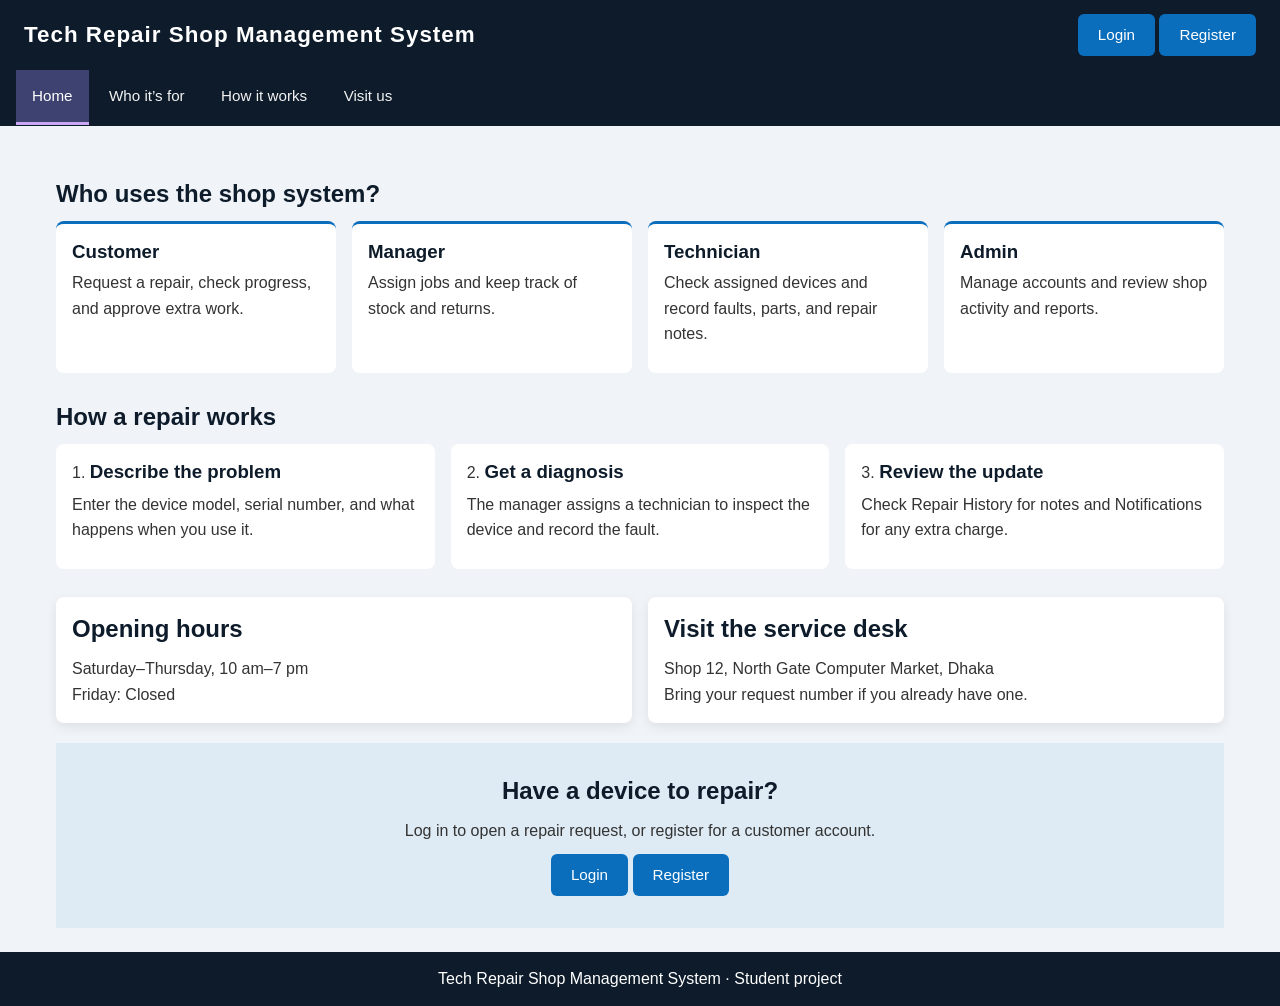
<file: index.html>
<!DOCTYPE html>
<html lang="en">
<head>
  <meta charset="UTF-8">
  <meta name="viewport" content="width=device-width, initial-scale=1">
  <title>Tech Repair Shop Management System</title>
  <link rel="stylesheet" href="css/style.css">
  <link rel="stylesheet" href="css/home.css">
</head>
<body>
  <header class="header">
    <a class="logo" href="index.html">Tech Repair Shop Management System</a>
    <div><a class="btn" href="signin.html">Login</a> <a class="btn" href="signup.html">Register</a></div>
  </header>
  <nav class="topnav" aria-label="Shop information">
    <a class="active" href="index.html">Home</a>
    <a href="#roles">Who it’s for</a>
    <a href="#steps">How it works</a>
    <a href="#visit">Visit us</a>
  </nav>
  <main>
    <div class="container">
      <section id="roles" class="home-section">
        <h2>Who uses the shop system?</h2>
        <div class="role-grid">
          <article><h3>Customer</h3><p>Request a repair, check progress, and approve extra work.</p></article>
          <article><h3>Manager</h3><p>Assign jobs and keep track of stock and returns.</p></article>
          <article><h3>Technician</h3><p>Check assigned devices and record faults, parts, and repair notes.</p></article>
          <article><h3>Admin</h3><p>Manage accounts and review shop activity and reports.</p></article>
        </div>
      </section>
      <section id="steps" class="home-section">
        <h2>How a repair works</h2>
        <ol class="steps">
          <li><h3>Describe the problem</h3><p>Enter the device model, serial number, and what happens when you use it.</p></li>
          <li><h3>Get a diagnosis</h3><p>The manager assigns a technician to inspect the device and record the fault.</p></li>
          <li><h3>Review the update</h3><p>Check Repair History for notes and Notifications for any extra charge.</p></li>
        </ol>
      </section>
      <div id="visit" class="visit">
        <section class="card"><h2>Opening hours</h2><p>Saturday–Thursday, 10 am–7 pm</p><p>Friday: Closed</p></section>
        <section class="card"><h2>Visit the service desk</h2><p>Shop 12, North Gate Computer Market, Dhaka</p><p>Bring your request number if you already have one.</p></section>
      </div>
      <section class="cta-band">
        <h2>Have a device to repair?</h2>
        <p>Log in to open a repair request, or register for a customer account.</p>
        <a class="btn" href="signin.html">Login</a> <a class="btn" href="signup.html">Register</a>
      </section>
    </div>
  </main>
  <footer>Tech Repair Shop Management System · Student project</footer>
</body>
</html>
</file>
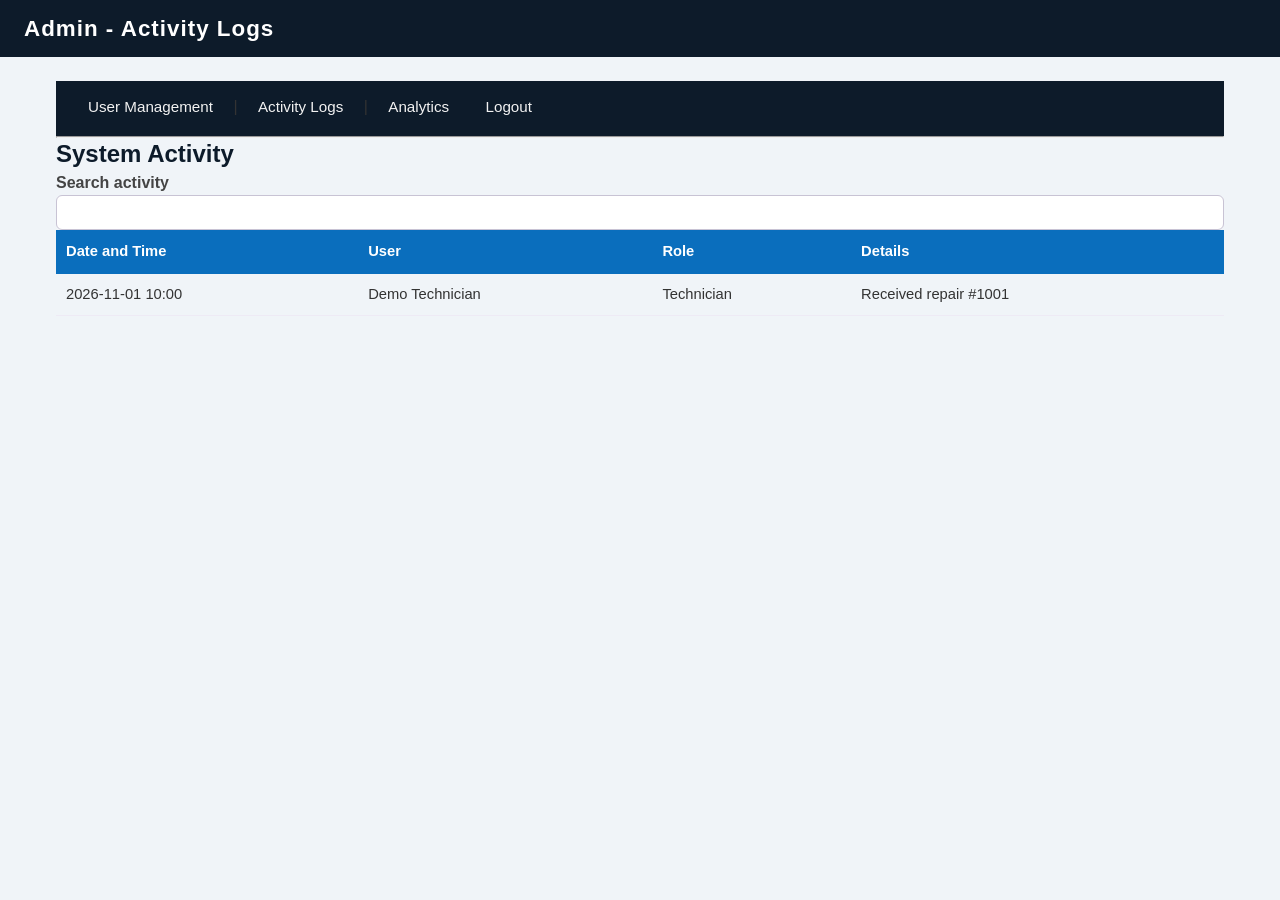
<file: activity-logs.html>
<!DOCTYPE html>
<html lang="en">
<head>
  <meta charset="UTF-8">
  <meta name="viewport" content="width=device-width, initial-scale=1.0">
  <link rel="stylesheet" href="css/style.css">
</head>
<body>
  <header class="header"><h1 class="logo">Admin - Activity Logs</h1></header>
  <main class="container">
  <nav class="topnav">
    <a href="user-management.html">User Management</a> |
    <a href="activity-logs.html">Activity Logs</a> |
    <a href="analytics.html">Analytics</a>
    <a class="btn" href="index.html">Logout</a>
  </nav>
  <hr>
  <h2>System Activity</h2>
  <label for="logSearch">Search activity</label>
  <input type="text" id="logSearch" onkeyup="renderLog()">
  <div class="table-wrapper"><table class="data-table">
    <tr><th>Date and Time</th><th>User</th><th>Role</th><th>Details</th></tr>
    <tbody id="logRows"></tbody>
  </table></div>
  </main>
  <script src="js/data.js"></script>
  <script src="js/common.js"></script>
  <script src="js/log.js"></script>
</body>
</html>
</file>
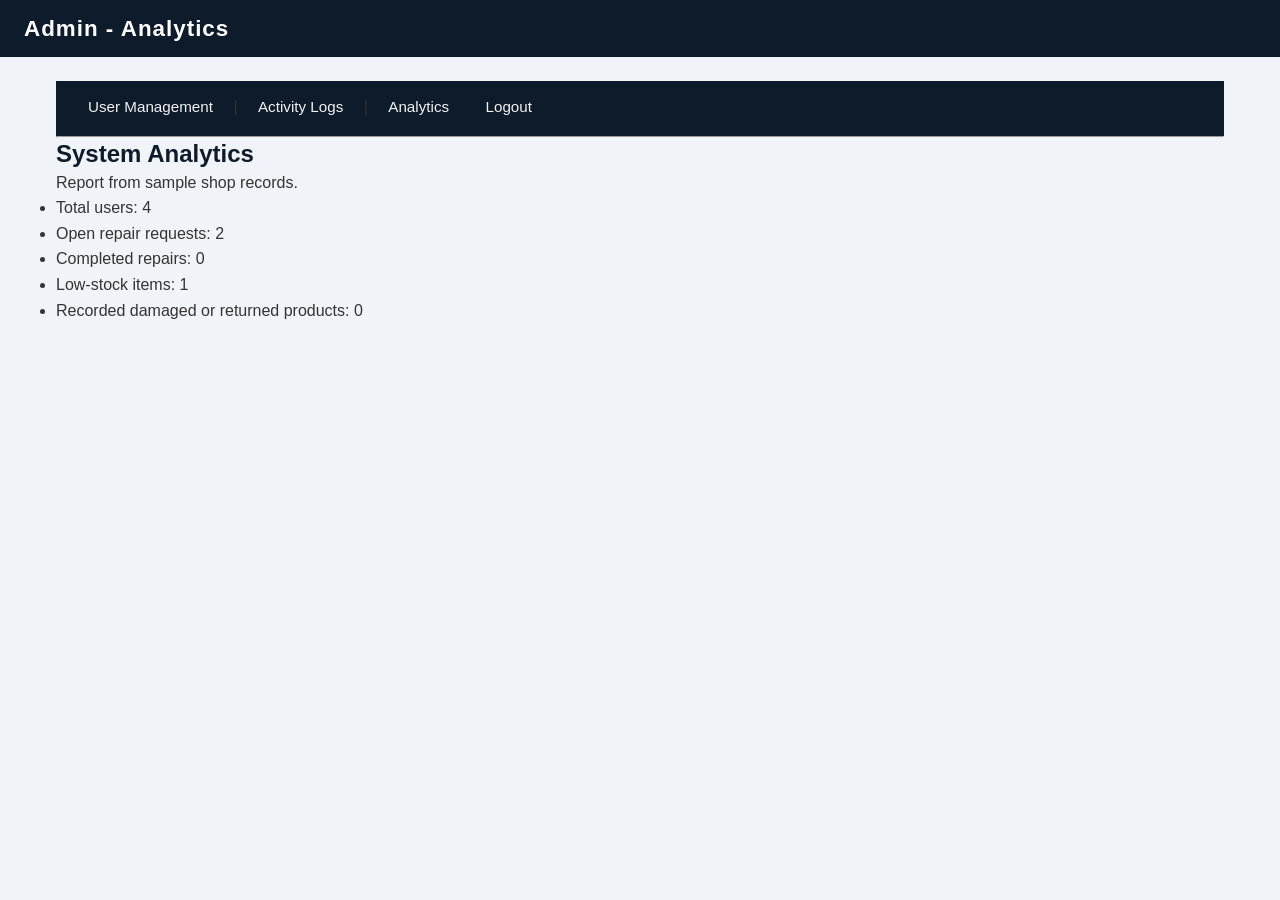
<file: analytics.html>
<!DOCTYPE html>
<html lang="en">
<head>
  <meta charset="UTF-8">
  <meta name="viewport" content="width=device-width, initial-scale=1.0">
  <link rel="stylesheet" href="css/style.css">
</head>
<body>
  <header class="header"><h1 class="logo">Admin - Analytics</h1></header>
  <main class="container">
  <nav class="topnav">
    <a href="user-management.html">User Management</a> |
    <a href="activity-logs.html">Activity Logs</a> |
    <a href="analytics.html">Analytics</a>
    <a class="btn" href="index.html">Logout</a>
  </nav>
  <hr>
  <h2>System Analytics</h2>
  <p>Report from sample shop records.</p>
  <ul>
    <li>Total users: <span id="userTotal"></span></li>
    <li>Open repair requests: <span id="openTotal"></span></li>
    <li>Completed repairs: <span id="completedTotal"></span></li>
    <li>Low-stock items: <span id="stockTotal"></span></li>
    <li>Recorded damaged or returned products: <span id="returnsTotal"></span></li>
  </ul>
  </main>
  <script src="js/data.js"></script>
  <script src="js/common.js"></script>
  <script src="js/shop-data.js"></script>
  <script src="js/analytics.js"></script>
</body>
</html>
</file>
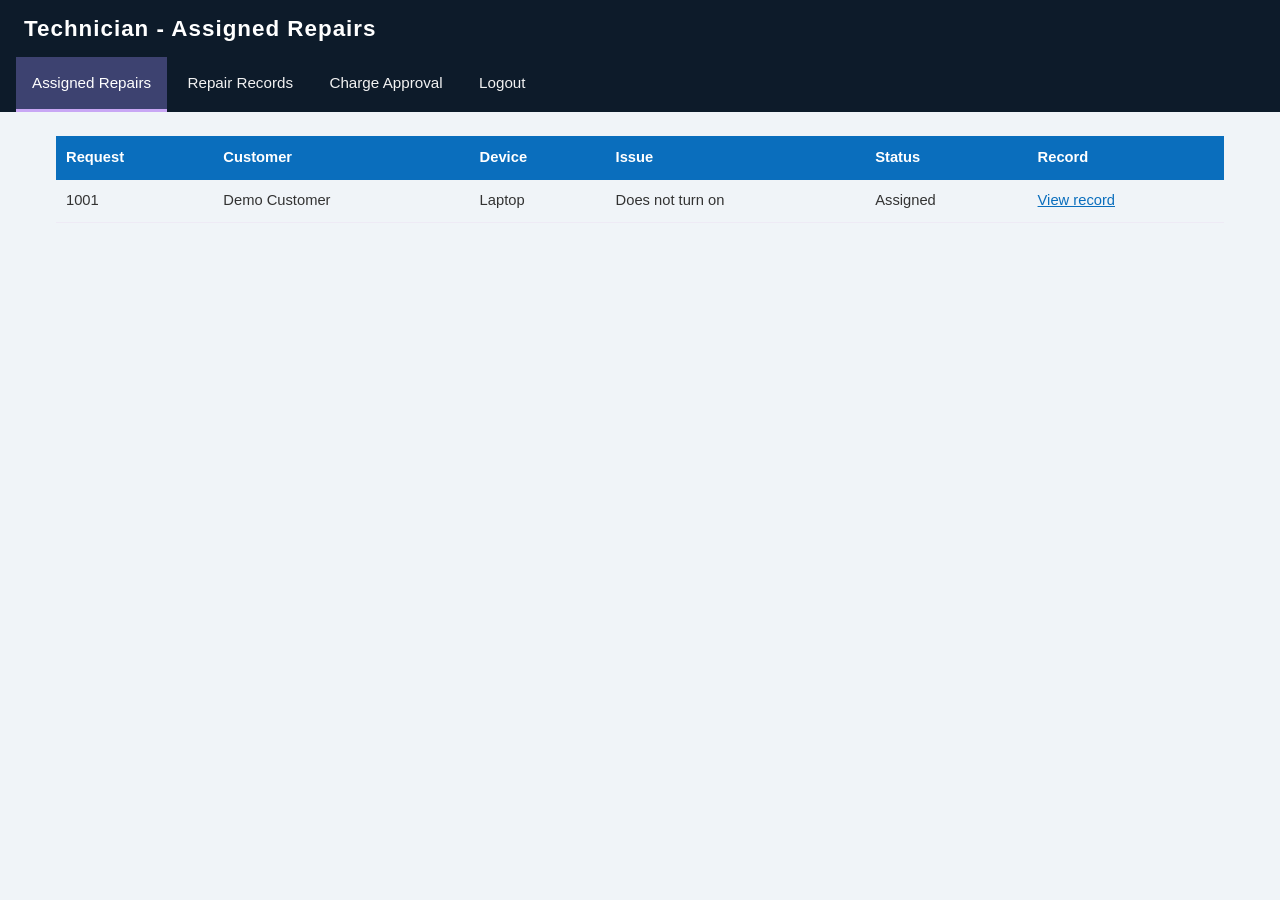
<file: assigned-repairs.html>
<!DOCTYPE html>
<html lang="en">
<head>
  <meta charset="UTF-8">
  <meta name="viewport" content="width=device-width, initial-scale=1">
  <title>Assigned Repairs | TechCare</title>
  <link rel="stylesheet" href="css/style.css">
</head>
<body>
  <header class="header"><h1 class="logo">Technician - Assigned Repairs</h1></header>
  <nav class="topnav" aria-label="Technician pages">
    <a href="assigned-repairs.html" class="active" aria-current="page">Assigned Repairs</a>
    <a href="repair-records.html">Repair Records</a>
    <a href="charge-approval.html">Charge Approval</a>
    <a class="btn" href="index.html">Logout</a>
  </nav>
  <main class="container">
    <div class="table-wrapper"><table class="data-table">
      <thead><tr><th scope="col">Request</th><th scope="col">Customer</th><th scope="col">Device</th><th scope="col">Issue</th><th scope="col">Status</th><th scope="col">Record</th></tr></thead>
      <tbody id="jobs"></tbody>
    </table></div>
    <p id="feedback" role="status"></p>
  </main>
  <script src="js/common.js"></script>
  <script src="js/shop-data.js"></script>
  <script src="js/technician.js"></script>
</body>
</html>
</file>
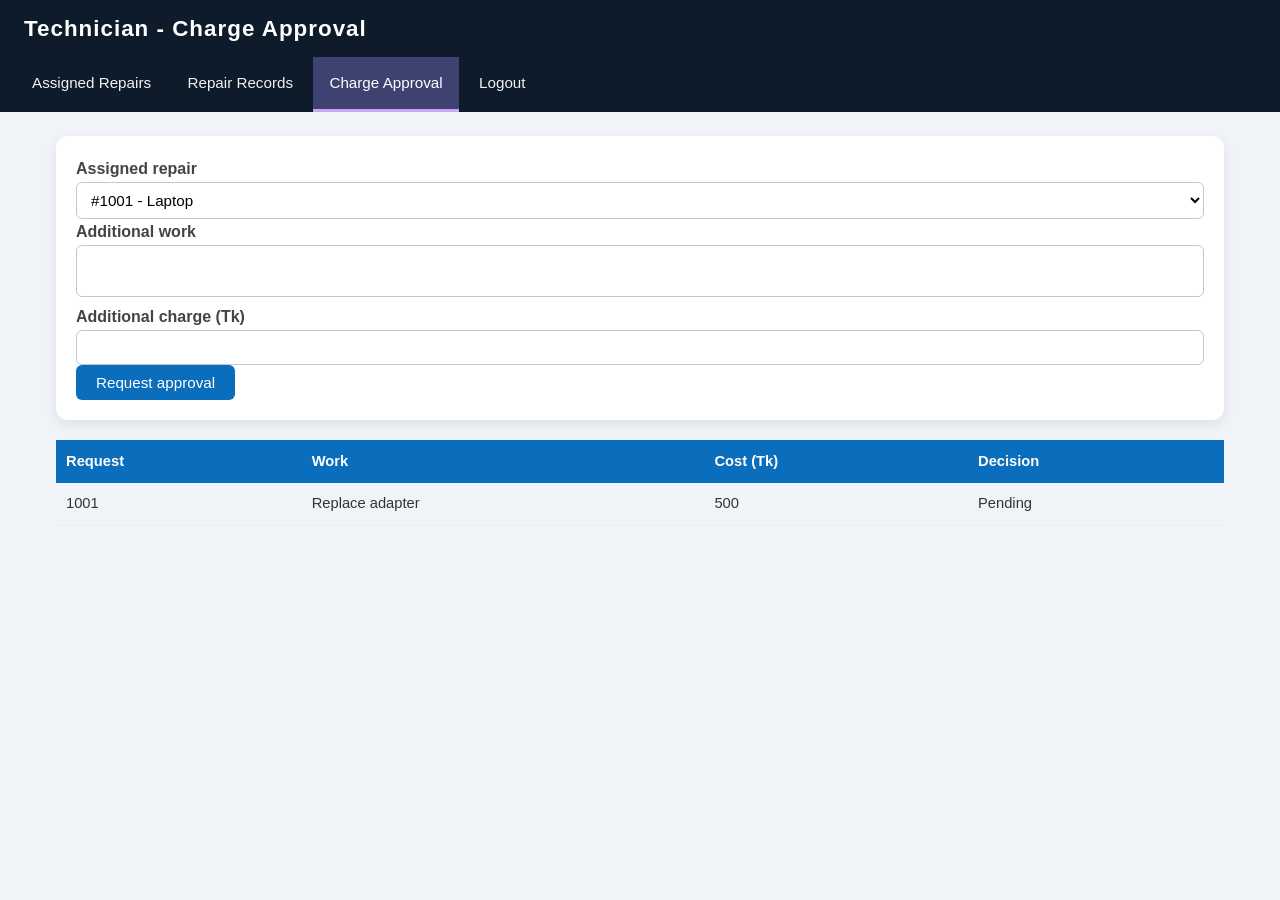
<file: charge-approval.html>
<!DOCTYPE html>
<html lang="en">
<head>
  <meta charset="UTF-8">
  <meta name="viewport" content="width=device-width, initial-scale=1">
  <title>Charge Approval | TechCare</title>
  <link rel="stylesheet" href="css/style.css">
</head>
<body>
  <header class="header"><h1 class="logo">Technician - Charge Approval</h1></header>
  <nav class="topnav" aria-label="Technician pages">
    <a href="assigned-repairs.html">Assigned Repairs</a>
    <a href="repair-records.html">Repair Records</a>
    <a href="charge-approval.html" class="active" aria-current="page">Charge Approval</a>
    <a class="btn" href="index.html">Logout</a>
  </nav>
  <main class="container">
    <form class="card" onsubmit="return requestCharge(this)">
      <label for="job">Assigned repair</label>
      <select id="job" required></select>
      <label for="work">Additional work</label>
      <textarea id="work" required></textarea>
      <label for="cost">Additional charge (Tk)</label>
      <input id="cost" type="number" min="0.01" step="0.01" required>
      <button class="btn" type="submit">Request approval</button>
    </form>
    <div class="table-wrapper"><table class="data-table">
      <thead><tr><th scope="col">Request</th><th scope="col">Work</th><th scope="col">Cost (Tk)</th><th scope="col">Decision</th></tr></thead>
      <tbody id="charges"></tbody>
    </table></div>
    <p id="feedback" role="status"></p>
  </main>
  <script src="js/common.js"></script>
  <script src="js/shop-data.js"></script>
  <script src="js/technician.js"></script>
</body>
</html>
</file>
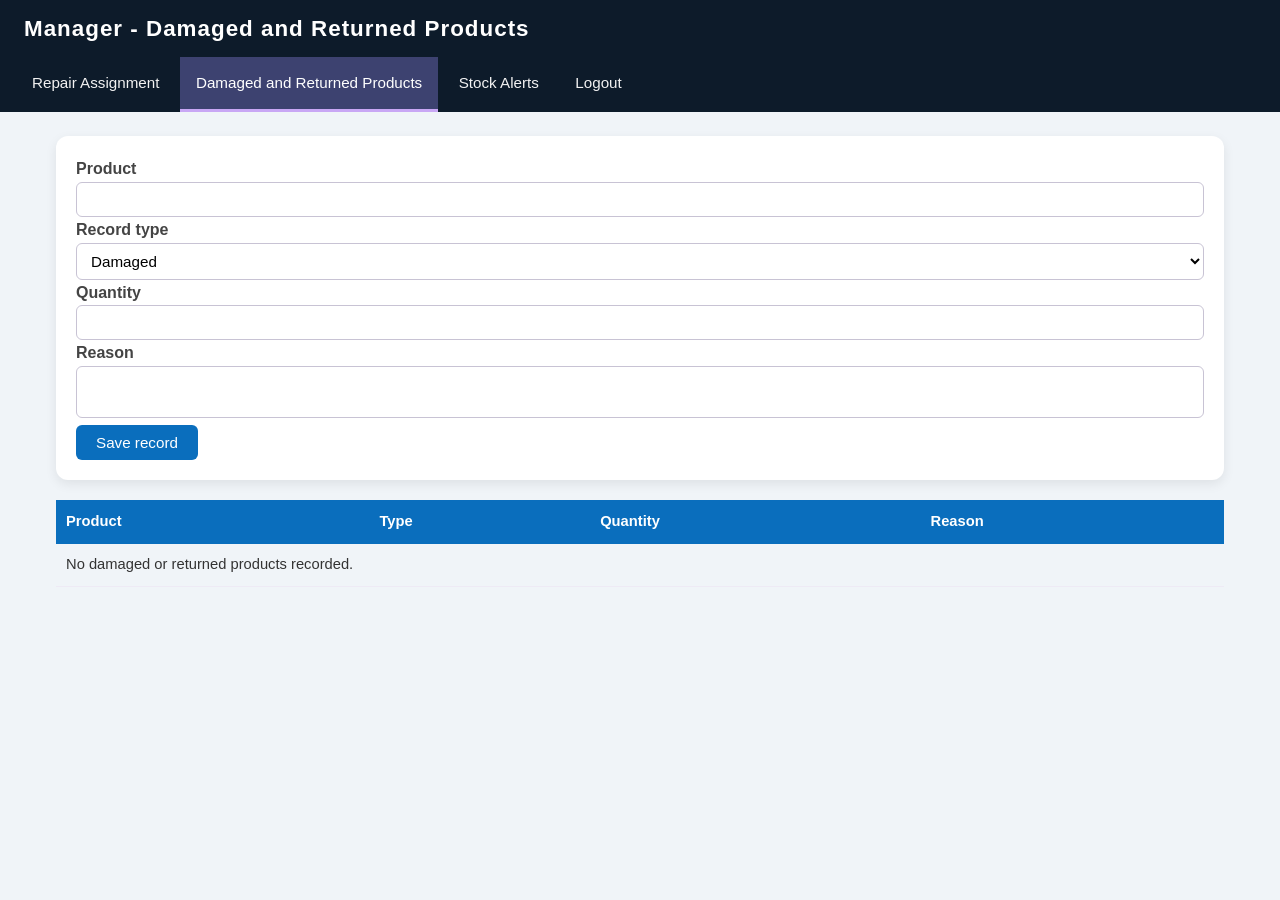
<file: damaged-returns.html>
<!DOCTYPE html>
<html lang="en">
<head>
  <meta charset="UTF-8">
  <meta name="viewport" content="width=device-width, initial-scale=1">
  <title>Damaged and Returned Products | TechCare</title>
  <link rel="stylesheet" href="css/style.css">
</head>
<body>
  <header class="header"><h1 class="logo">Manager - Damaged and Returned Products</h1></header>
  <nav class="topnav" aria-label="Manager pages">
    <a href="repair-assignment.html">Repair Assignment</a>
    <a href="damaged-returns.html" class="active" aria-current="page">Damaged and Returned Products</a>
    <a href="stock-alerts.html">Stock Alerts</a>
    <a class="btn" href="index.html">Logout</a>
  </nav>
  <main class="container">
    <form class="card" onsubmit="return saveReturn(this)">
      <label for="product">Product</label>
      <input type="text" id="product" required>
      <label for="kind">Record type</label>
      <select id="kind"><option>Damaged</option><option>Returned</option></select>
      <label for="quantity">Quantity</label>
      <input id="quantity" type="number" min="1" step="1" required>
      <label for="reason">Reason</label>
      <textarea id="reason" required></textarea>
      <button class="btn" type="submit">Save record</button>
    </form>
    <div class="table-wrapper"><table class="data-table">
      <thead><tr><th scope="col">Product</th><th scope="col">Type</th><th scope="col">Quantity</th><th scope="col">Reason</th></tr></thead>
      <tbody id="returnRows"></tbody>
    </table></div>
    <p id="feedback" role="status"></p>
  </main>
  <script src="js/common.js"></script>
  <script src="js/shop-data.js"></script>
  <script src="js/manager.js"></script>
</body>
</html>
</file>
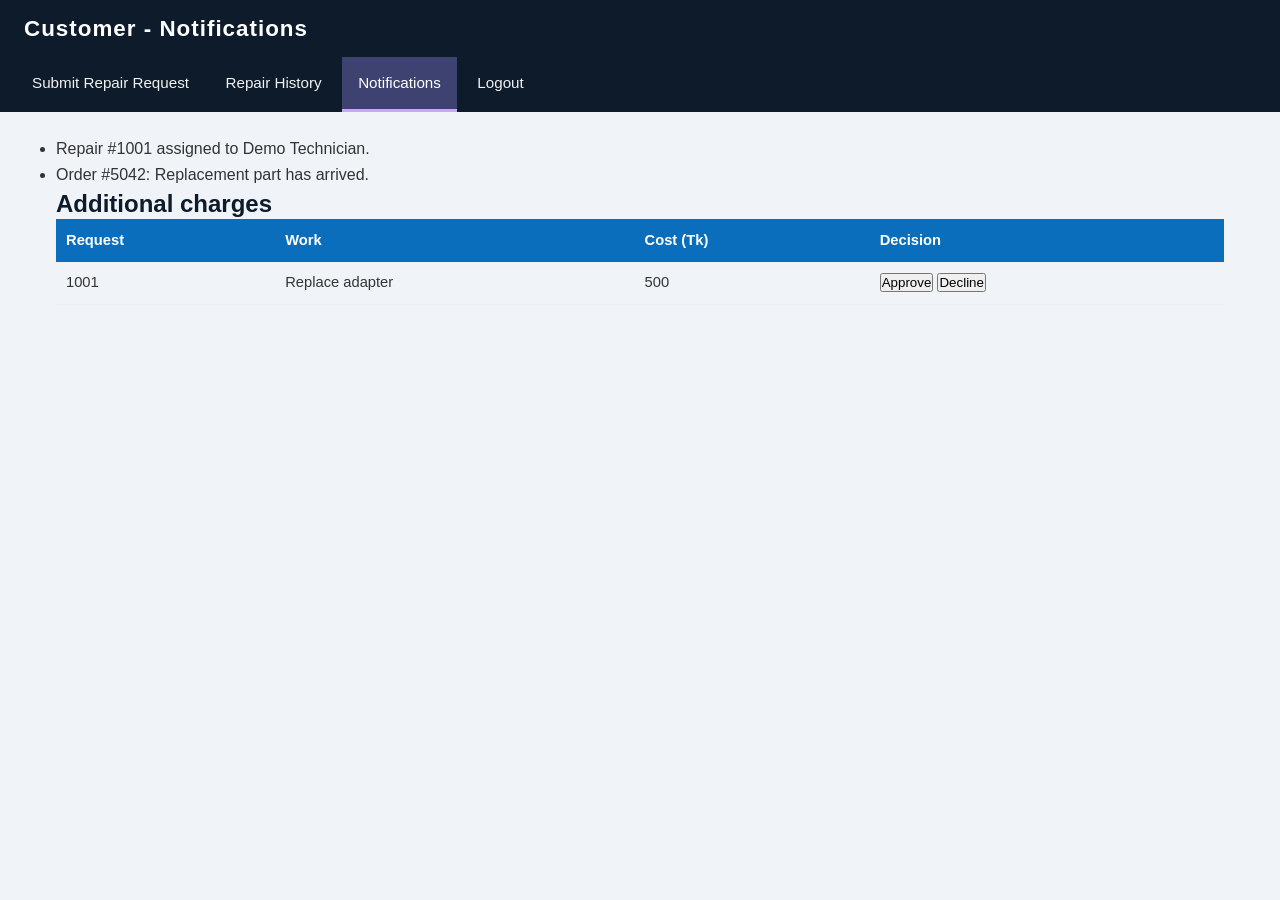
<file: notifications.html>
<!DOCTYPE html>
<html lang="en">
<head>
  <meta charset="UTF-8">
  <meta name="viewport" content="width=device-width, initial-scale=1">
  <title>Notifications | TechCare</title>
  <link rel="stylesheet" href="css/style.css">
</head>
<body>
  <header class="header"><h1 class="logo">Customer - Notifications</h1></header>
  <nav class="topnav" aria-label="Customer pages">
    <a href="submit-repair-request.html">Submit Repair Request</a>
    <a href="repair-history.html">Repair History</a>
    <a href="notifications.html" class="active" aria-current="page">Notifications</a>
    <a class="btn" href="index.html">Logout</a>
  </nav>
  <main class="container">
    <ul id="updates"></ul>
    <h2>Additional charges</h2>
    <div class="table-wrapper"><table class="data-table">
      <thead><tr><th scope="col">Request</th><th scope="col">Work</th><th scope="col">Cost (Tk)</th><th scope="col">Decision</th></tr></thead>
      <tbody id="decisions"></tbody>
    </table></div>
    <p id="feedback" role="status"></p>
  </main>
  <script src="js/common.js"></script>
  <script src="js/shop-data.js"></script>
  <script src="js/customer.js"></script>
</body>
</html>
</file>
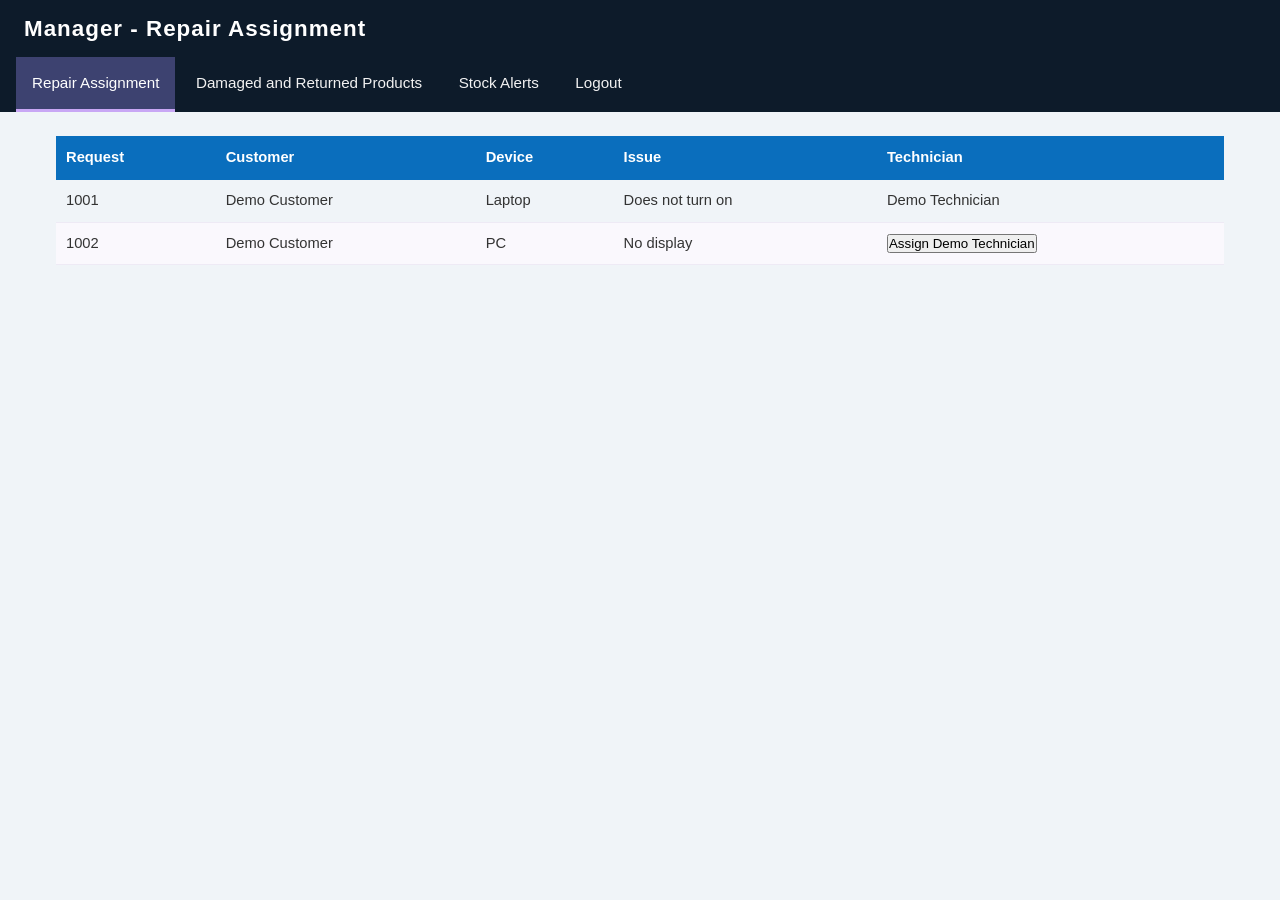
<file: repair-assignment.html>
<!DOCTYPE html>
<html lang="en">
<head>
  <meta charset="UTF-8">
  <meta name="viewport" content="width=device-width, initial-scale=1">
  <title>Repair Assignment | TechCare</title>
  <link rel="stylesheet" href="css/style.css">
</head>
<body>
  <header class="header"><h1 class="logo">Manager - Repair Assignment</h1></header>
  <nav class="topnav" aria-label="Manager pages">
    <a href="repair-assignment.html" class="active" aria-current="page">Repair Assignment</a>
    <a href="damaged-returns.html">Damaged and Returned Products</a>
    <a href="stock-alerts.html">Stock Alerts</a>
    <a class="btn" href="index.html">Logout</a>
  </nav>
  <main class="container">
    <div class="table-wrapper"><table class="data-table">
      <thead><tr><th scope="col">Request</th><th scope="col">Customer</th><th scope="col">Device</th><th scope="col">Issue</th><th scope="col">Technician</th></tr></thead>
      <tbody id="assignments"></tbody>
    </table></div>
    <p id="feedback" role="status"></p>
  </main>
  <script src="js/common.js"></script>
  <script src="js/shop-data.js"></script>
  <script src="js/manager.js"></script>
</body>
</html>
</file>
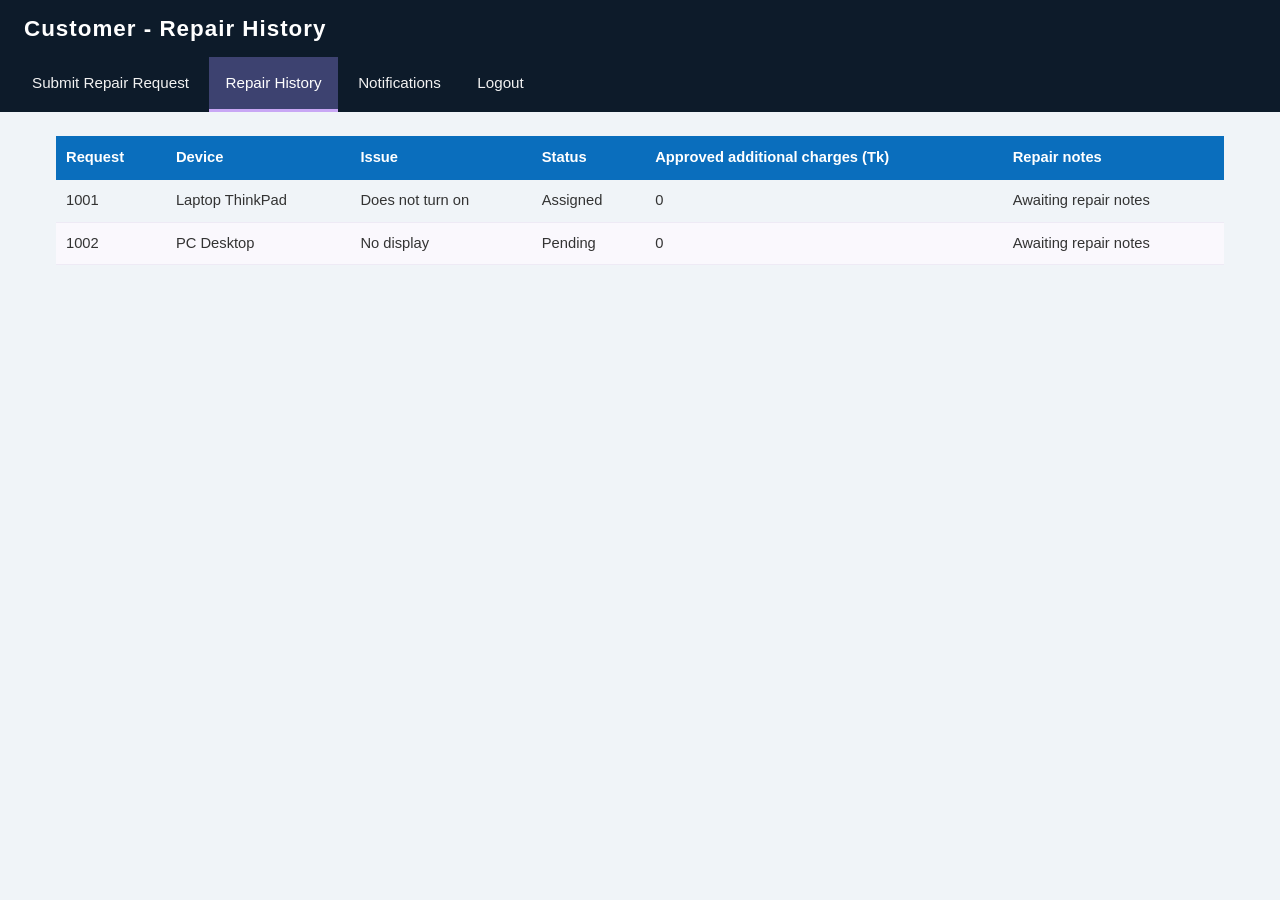
<file: repair-history.html>
<!DOCTYPE html>
<html lang="en">
<head>
  <meta charset="UTF-8">
  <meta name="viewport" content="width=device-width, initial-scale=1">
  <title>Repair History | TechCare</title>
  <link rel="stylesheet" href="css/style.css">
</head>
<body>
  <header class="header"><h1 class="logo">Customer - Repair History</h1></header>
  <nav class="topnav" aria-label="Customer pages">
    <a href="submit-repair-request.html">Submit Repair Request</a>
    <a href="repair-history.html" class="active" aria-current="page">Repair History</a>
    <a href="notifications.html">Notifications</a>
    <a class="btn" href="index.html">Logout</a>
  </nav>
  <main class="container">
    <div class="table-wrapper"><table class="data-table">
      <thead><tr><th scope="col">Request</th><th scope="col">Device</th><th scope="col">Issue</th><th scope="col">Status</th><th scope="col">Approved additional charges (Tk)</th><th scope="col">Repair notes</th></tr></thead>
      <tbody id="history"></tbody>
    </table></div>
    <p id="feedback" role="status"></p>
  </main>
  <script src="js/common.js"></script>
  <script src="js/shop-data.js"></script>
  <script src="js/customer.js"></script>
</body>
</html>
</file>
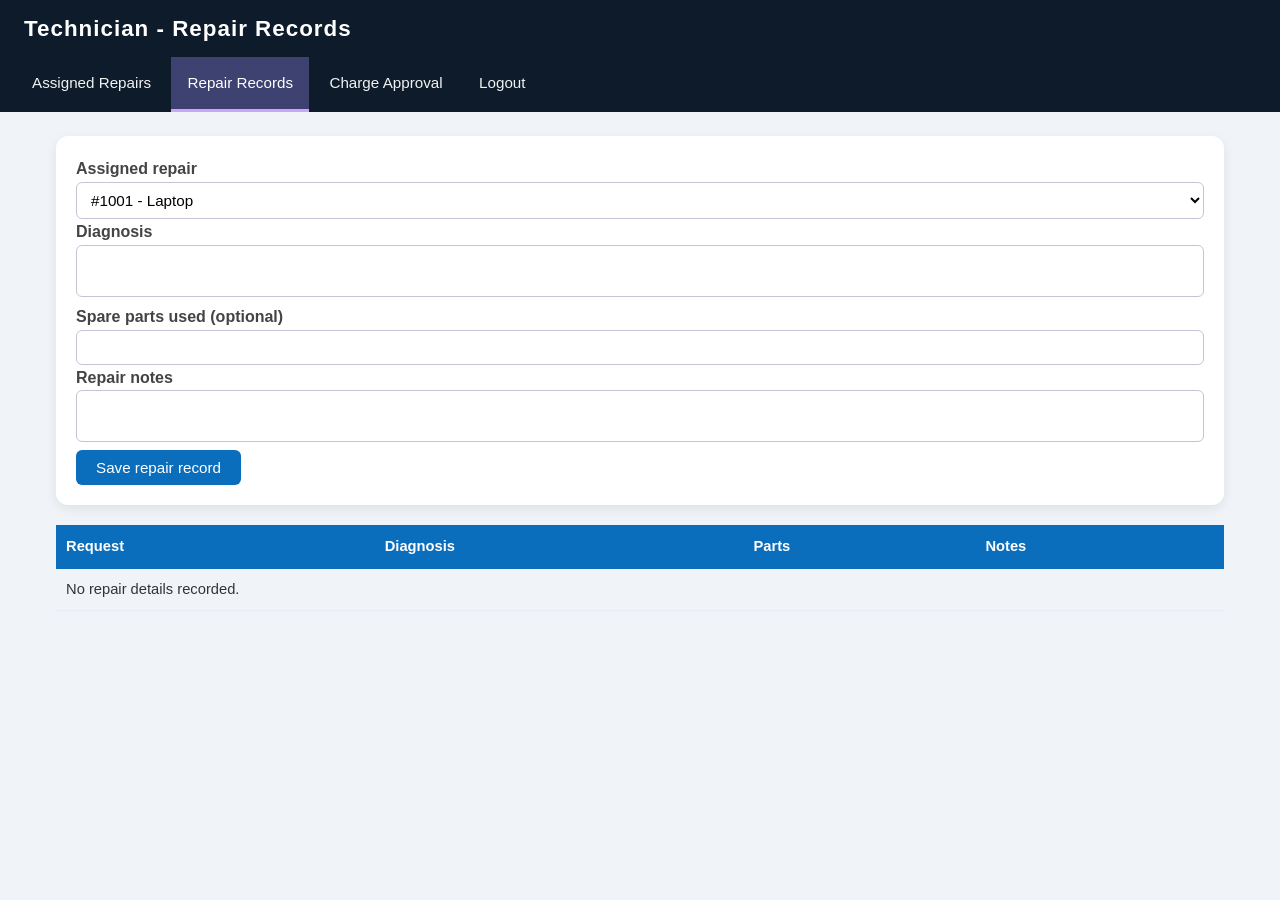
<file: repair-records.html>
<!DOCTYPE html>
<html lang="en">
<head>
  <meta charset="UTF-8">
  <meta name="viewport" content="width=device-width, initial-scale=1">
  <title>Repair Records | TechCare</title>
  <link rel="stylesheet" href="css/style.css">
</head>
<body>
  <header class="header"><h1 class="logo">Technician - Repair Records</h1></header>
  <nav class="topnav" aria-label="Technician pages">
    <a href="assigned-repairs.html">Assigned Repairs</a>
    <a href="repair-records.html" class="active" aria-current="page">Repair Records</a>
    <a href="charge-approval.html">Charge Approval</a>
    <a class="btn" href="index.html">Logout</a>
  </nav>
  <main class="container">
    <form class="card" onsubmit="return saveRecord(this)">
      <label for="job">Assigned repair</label>
      <select id="job" required></select>
      <label for="diagnosis">Diagnosis</label>
      <textarea id="diagnosis" required></textarea>
      <label for="parts">Spare parts used (optional)</label>
      <input type="text" id="parts">
      <label for="notes">Repair notes</label>
      <textarea id="notes" required></textarea>
      <button class="btn" type="submit">Save repair record</button>
    </form>
    <div class="table-wrapper"><table class="data-table">
      <thead><tr><th scope="col">Request</th><th scope="col">Diagnosis</th><th scope="col">Parts</th><th scope="col">Notes</th></tr></thead>
      <tbody id="records"></tbody>
    </table></div>
    <p id="feedback" role="status"></p>
  </main>
  <script src="js/common.js"></script>
  <script src="js/shop-data.js"></script>
  <script src="js/technician.js"></script>
</body>
</html>
</file>
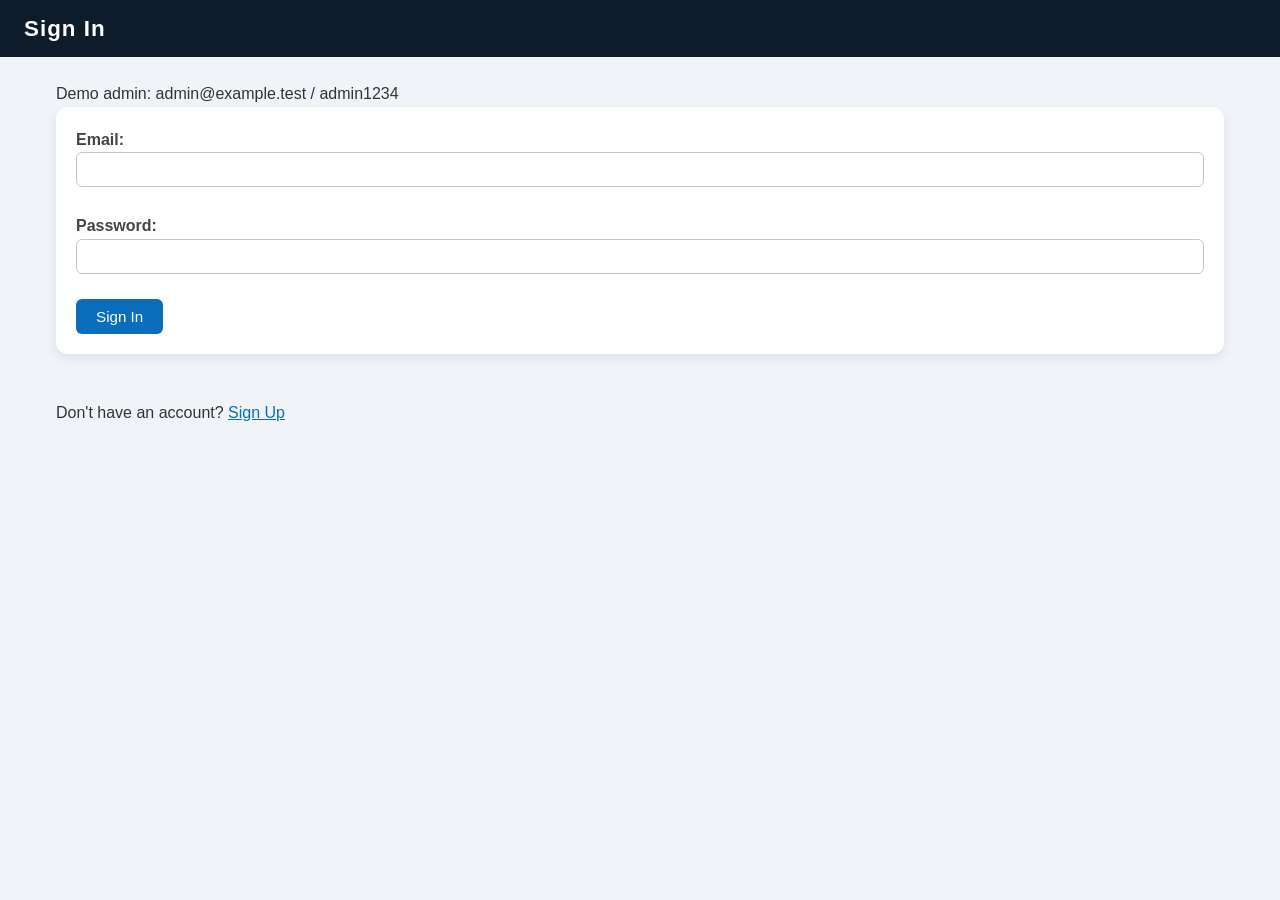
<file: signin.html>
<!DOCTYPE html>
<html lang="en">
<head>
  <meta charset="UTF-8">
  <meta name="viewport" content="width=device-width, initial-scale=1.0">
  <link rel="stylesheet" href="css/style.css">
</head>
<body>
  <header class="header"><h1 class="logo">Sign In</h1></header>
  <main class="container">
  <p>Demo admin: admin@example.test / admin1234</p>

  <p id="message" role="status"></p>
  <form class="card" id="loginForm" onsubmit="return validateLogin()">
    <label for="email">Email:</label><br>
    <input type="email" id="email"><br><br>

    <label for="password">Password:</label><br>
    <input type="password" id="password"><br><br>

    <input class="btn" type="submit" value="Sign In">
  </form>

  <br>
  <p>Don't have an account? <a href="signup.html">Sign Up</a></p>
  </main>
  <script src="js/data.js"></script>
  <script src="js/common.js"></script>
  <script src="js/login.js"></script>
</body>
</html>
</file>
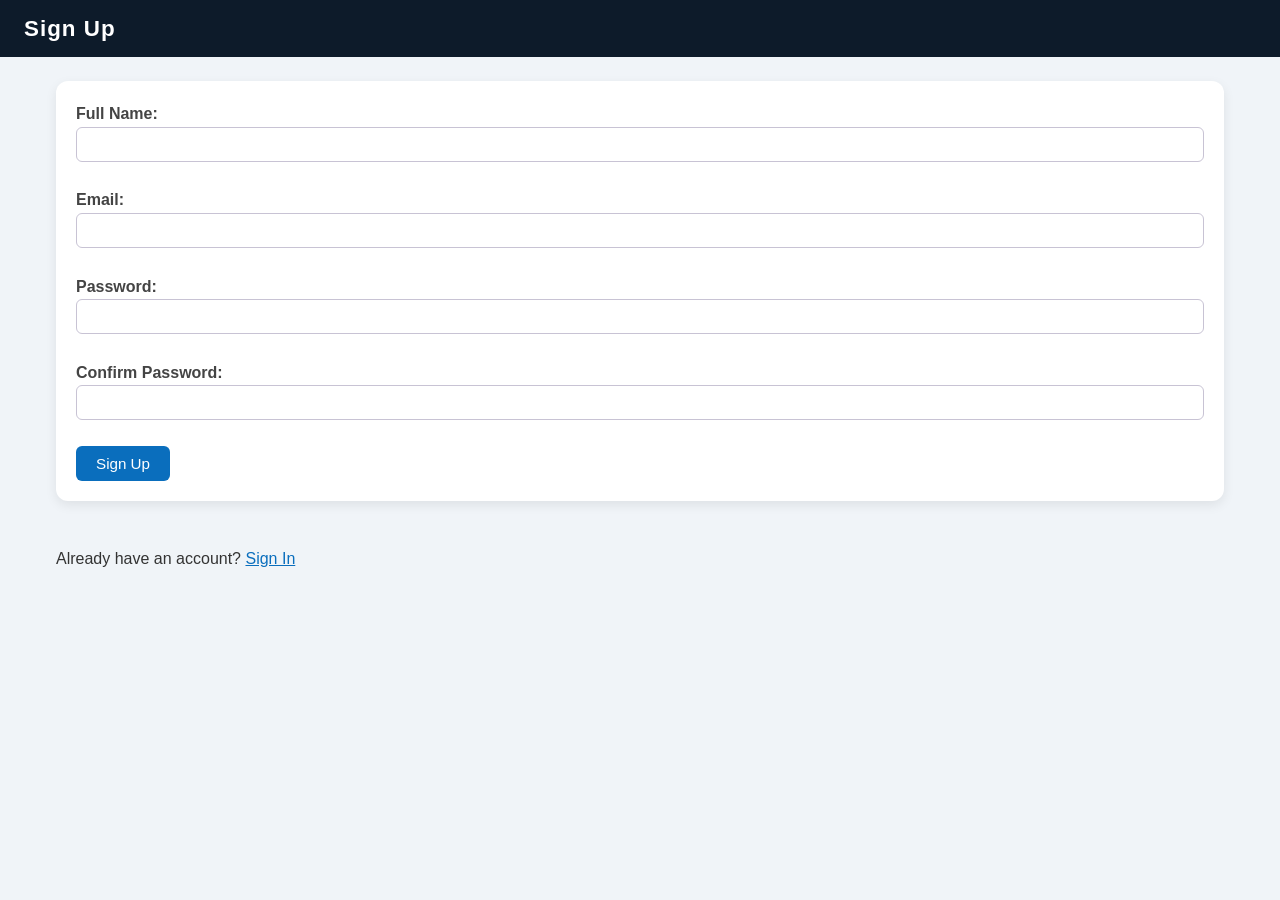
<file: signup.html>
<!DOCTYPE html>
<html lang="en">
<head>
  <meta charset="UTF-8">
  <meta name="viewport" content="width=device-width, initial-scale=1.0">
  <link rel="stylesheet" href="css/style.css">
</head>
<body>
  <header class="header"><h1 class="logo">Sign Up</h1></header>
  <main class="container">

  <p id="message" role="status"></p>
  <form class="card" id="registerForm" onsubmit="return validateRegister()">
    <label for="name">Full Name:</label><br>
    <input type="text" id="name" name="name"><br><br>

    <label for="email">Email:</label><br>
    <input type="email" id="email" name="email"><br><br>

    <label for="password">Password:</label><br>
    <input type="password" id="password" name="password"><br><br>

    <label for="confirm-password">Confirm Password:</label><br>
    <input type="password" id="confirm-password" name="confirm_password"><br><br>

    <input class="btn" type="submit" value="Sign Up">
  </form>

  <br>
  <p>Already have an account? <a href="signin.html">Sign In</a></p>
  </main>
  <script src="js/data.js"></script>
  <script src="js/common.js"></script>
  <script src="js/register.js"></script>
</body>
</html>
</file>
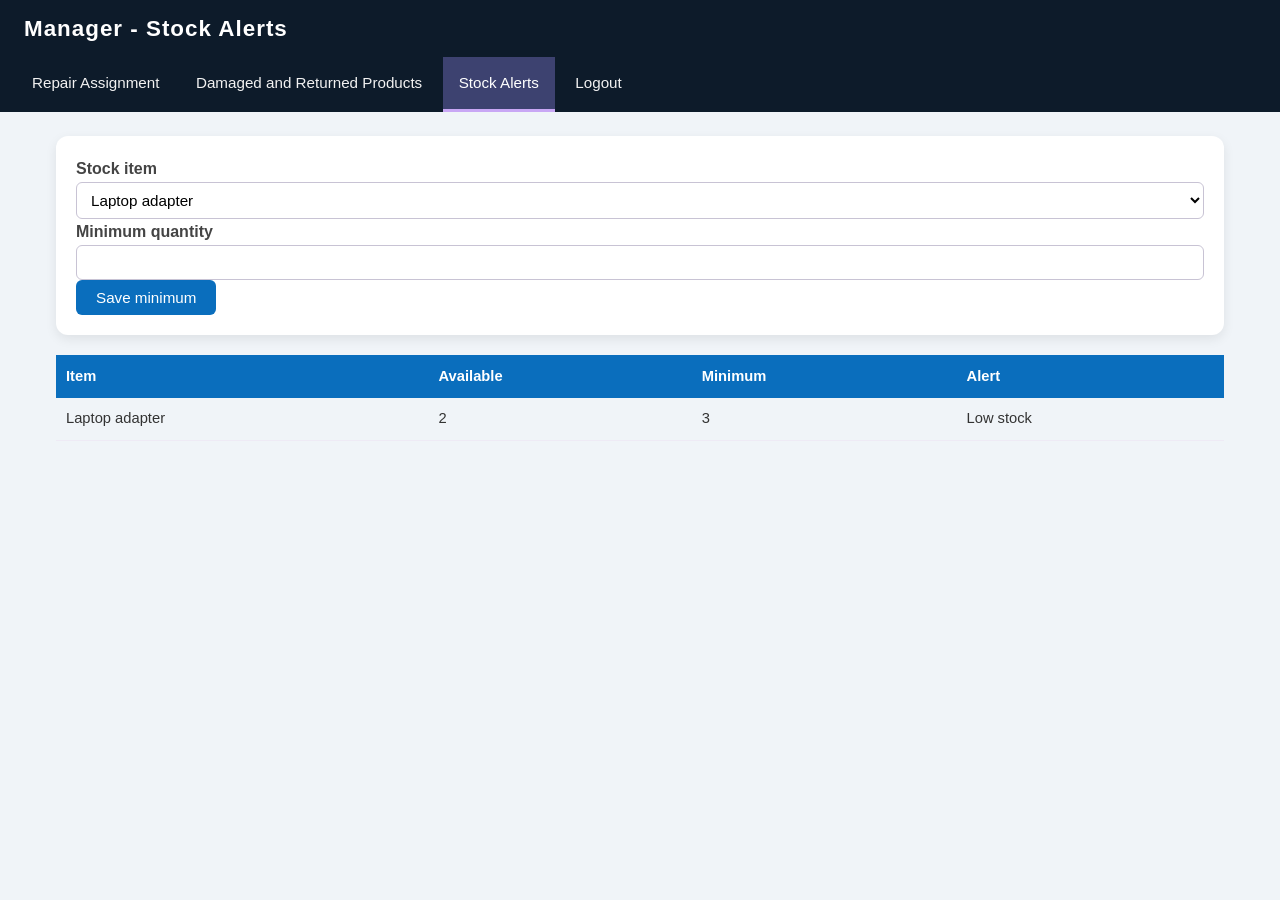
<file: stock-alerts.html>
<!DOCTYPE html>
<html lang="en">
<head>
  <meta charset="UTF-8">
  <meta name="viewport" content="width=device-width, initial-scale=1">
  <title>Stock Alerts | TechCare</title>
  <link rel="stylesheet" href="css/style.css">
</head>
<body>
  <header class="header"><h1 class="logo">Manager - Stock Alerts</h1></header>
  <nav class="topnav" aria-label="Manager pages">
    <a href="repair-assignment.html">Repair Assignment</a>
    <a href="damaged-returns.html">Damaged and Returned Products</a>
    <a href="stock-alerts.html" class="active" aria-current="page">Stock Alerts</a>
    <a class="btn" href="index.html">Logout</a>
  </nav>
  <main class="container">
    <form class="card" onsubmit="return setMinimum(this)">
      <label for="part">Stock item</label>
      <select id="part" required></select>
      <label for="minimum">Minimum quantity</label>
      <input id="minimum" type="number" min="0" step="1" required>
      <button class="btn" type="submit">Save minimum</button>
    </form>
    <div class="table-wrapper"><table class="data-table">
      <thead><tr><th scope="col">Item</th><th scope="col">Available</th><th scope="col">Minimum</th><th scope="col">Alert</th></tr></thead>
      <tbody id="stockRows"></tbody>
    </table></div>
    <p id="feedback" role="status"></p>
  </main>
  <script src="js/common.js"></script>
  <script src="js/shop-data.js"></script>
  <script src="js/manager.js"></script>
</body>
</html>
</file>
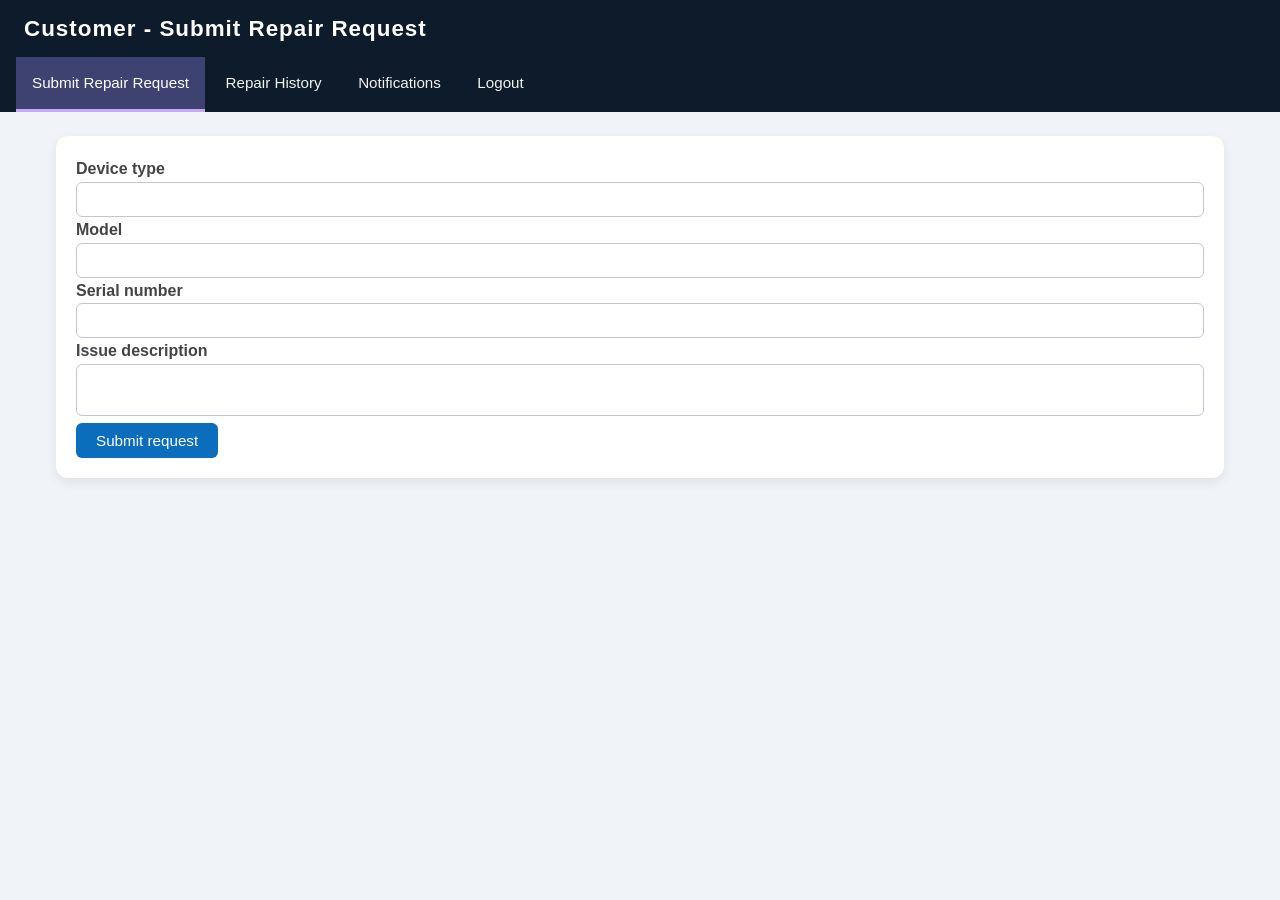
<file: submit-repair-request.html>
<!DOCTYPE html>
<html lang="en">
<head>
  <meta charset="UTF-8">
  <meta name="viewport" content="width=device-width, initial-scale=1">
  <title>Submit Repair Request | TechCare</title>
  <link rel="stylesheet" href="css/style.css">
</head>
<body>
  <header class="header"><h1 class="logo">Customer - Submit Repair Request</h1></header>
  <nav class="topnav" aria-label="Customer pages">
    <a href="submit-repair-request.html" class="active" aria-current="page">Submit Repair Request</a>
    <a href="repair-history.html">Repair History</a>
    <a href="notifications.html">Notifications</a>
    <a class="btn" href="index.html">Logout</a>
  </nav>
  <main class="container">
    <form class="card" onsubmit="return submitRepair(this)">
      <label for="device">Device type</label>
      <input type="text" id="device" required>
      <label for="model">Model</label>
      <input type="text" id="model" required>
      <label for="serial">Serial number</label>
      <input type="text" id="serial" required>
      <label for="issue">Issue description</label>
      <textarea id="issue" required></textarea>
      <button class="btn" type="submit">Submit request</button>
    </form>
    <p id="feedback" role="status"></p>
  </main>
  <script src="js/common.js"></script>
  <script src="js/shop-data.js"></script>
  <script src="js/customer.js"></script>
</body>
</html>
</file>
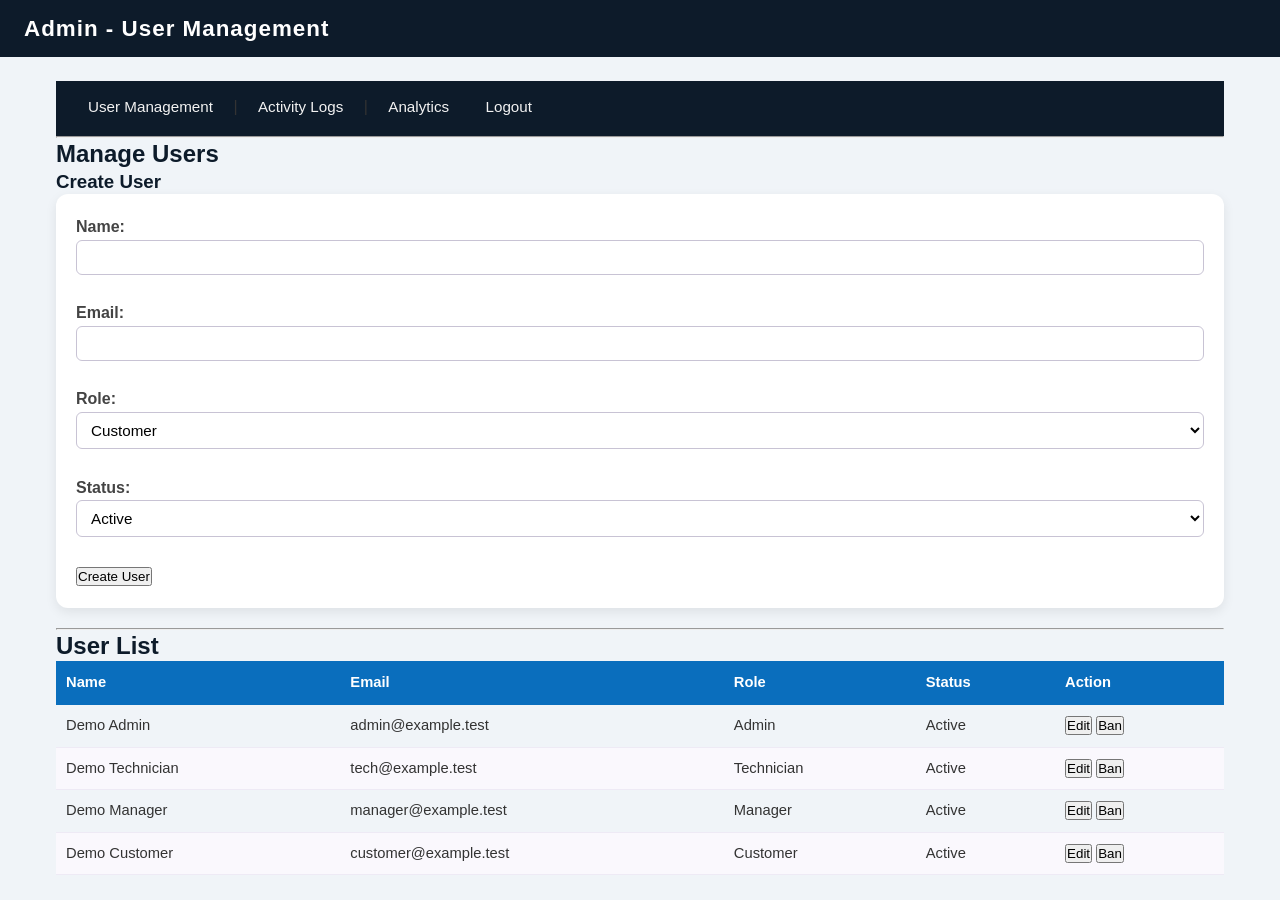
<file: user-management.html>
<!DOCTYPE html>
<html lang="en">
<head>
  <meta charset="UTF-8">
  <meta name="viewport" content="width=device-width, initial-scale=1.0">
  <link rel="stylesheet" href="css/style.css">
</head>
<body>
  <header class="header"><h1 class="logo">Admin - User Management</h1></header>
  <main class="container">
  <nav class="topnav">
    <a href="user-management.html">User Management</a> |
    <a href="activity-logs.html">Activity Logs</a> |
    <a href="analytics.html">Analytics</a>
    <a class="btn" href="index.html">Logout</a>
  </nav>
  <hr>
  <h2>Manage Users</h2>
  <h3>Create User</h3>
  <p id="message" role="status"></p>
  <form class="card" id="userForm" onsubmit="return saveUser()">
    <label for="name">Name:</label>
    <input type="text" id="name" name="name" required>
    <br><br>
    <label for="email">Email:</label>
    <input type="email" id="email" name="email" required>
    <br><br>
    <label for="role">Role:</label>
    <select id="role" name="role">
      <option value="Customer">Customer</option>
      <option value="Technician">Technician</option>
      <option value="Manager">Manager</option>
      <option value="Admin">Admin</option>
    </select>
    <br><br>
    <label for="status">Status:</label>
    <select id="status" name="status">
      <option value="Active">Active</option>
      <option value="Inactive">Inactive</option>
    </select>
    <br><br>
    <button id="saveButton" type="submit">Create User</button>
  </form>
  <hr>
  <h2>User List</h2>
  <div class="table-wrapper"><table class="data-table">
    <tr><th>Name</th><th>Email</th><th>Role</th><th>Status</th><th>Action</th></tr>
    <tbody id="userRows"></tbody>
  </table></div>
  </main>
  <script src="js/data.js"></script>
  <script src="js/common.js"></script>
  <script src="js/users.js"></script>
</body>
</html>
</file>
<file: css/style.css>
* {
  margin: 0;
  padding: 0;
  box-sizing: border-box;
}

body {
  font-family: "Segoe UI", Arial, sans-serif;
  font-size: 16px;
  line-height: 1.6;
  color: #333333;
  background-color: #F0F4F8;
}

h1, h2, h3 {
  line-height: 1.3;
  color: #0D1B2A;
}

a {
  color: #0A6EBD;
}

a:hover {
  color: #8E6CC8;
}

.header {
  background-color: #0D1B2A;
  color: white;
  padding: 14px 24px;
  display: flex;
  justify-content: space-between;
  align-items: center;
  flex-wrap: wrap;
  gap: 10px;
}

.logo {
  font-size: 1.4rem;
  font-weight: bold;
  color: white;
  text-decoration: none;
  letter-spacing: 1px;
}

.topnav {
  position: sticky;
  top: 0;
  z-index: 10;
  background-color: #0D1B2A;
  padding: 0 16px;
  overflow-x: auto;
  white-space: nowrap;
}

.topnav a,
.topnav button {
  display: inline-block;
  color: #F2F2F2;
  background-color: transparent;
  border: none;
  font-family: inherit;
  font-size: 0.95rem;
  padding: 14px 16px;
  text-decoration: none;
  cursor: pointer;
  border-bottom: 3px solid transparent;
  transition: background-color 0.3s;
}

.topnav a:hover,
.topnav button:hover {
  background-color: #3D4270;
  color: white;
}

.topnav a.active,
.topnav button.active {
  border-bottom: 3px solid #C9A7F5;
  background-color: #3D4270;
  color: white;
}

.container {
  max-width: 1200px;
  margin: 0 auto;
  padding: 24px 16px;
  min-height: 75vh;
}

.card {
  background-color: white;
  border-radius: 12px;
  box-shadow: 0 4px 12px rgba(0, 0, 0, 0.08);
  padding: 20px;
  margin-bottom: 20px;
}

label {
  font-weight: 600;
  color: #444444;
}

input[type="text"],
input[type="email"],
input[type="password"],
input[type="number"],
input[type="date"],
input[type="time"],
input[type="tel"],
select,
textarea {
  width: 100%;
  padding: 8px 10px;
  border: 1px solid #C8C3D4;
  border-radius: 6px;
  font-family: inherit;
  font-size: 0.95rem;
  background-color: white;
}

input:focus,
select:focus,
textarea:focus {
  outline: 2px solid #8E6CC8;
  border-color: #8E6CC8;
}

textarea {
  resize: none;
}

.btn {
  display: inline-block;
  background-color: #0A6EBD;
  color: white;
  border: none;
  padding: 9px 20px;
  border-radius: 6px;
  font-family: inherit;
  font-size: 0.95rem;
  cursor: pointer;
  text-decoration: none;
  transition: background-color 0.3s;
}

.btn:hover {
  background-color: #8E6CC8;
  color: white;
}

.table-wrapper {
  overflow-x: auto;
}

.data-table {
  width: 100%;
  border-collapse: collapse;
  font-size: 0.92rem;
}

.data-table th {
  background-color: #0A6EBD;
  color: white;
  text-align: left;
  padding: 10px;
  white-space: nowrap;
}

.data-table td {
  padding: 9px 10px;
  border-bottom: 1px solid #EEEAF5;
}

.data-table td:first-child,
.data-table td:last-child {
  white-space: nowrap;
}

.data-table tbody tr:nth-child(even) {
  background-color: #FAF8FD;
}

.data-table tbody tr:hover {
  background-color: #F0EAFA;
}

.data-table td .btn {
  margin: 2px;
}
</file>
<file: css/home.css>
.header .logo { text-decoration: none; }
.cta-band { padding: 32px 20px; text-align: center; background-color: #deebf4; }
.home-section { margin: 28px 0; }
.container h2 { margin-bottom: 12px; }
.role-grid, .steps, .visit { display: flex; flex-wrap: wrap; gap: 16px; }
.role-grid article, .steps li, .visit section { flex: 1 1 180px; padding: 16px; background-color: white; border-radius: 8px; }
.role-grid article { border-top: 3px solid #0A6EBD; }
.steps { list-style-position: inside; }
.steps h3 { display: inline; }
.role-grid p, .steps p, .cta-band p { margin: 6px 0 10px; }
footer { text-align: center; padding: 14px; background-color: #0D1B2A; color: white; }
</file>
